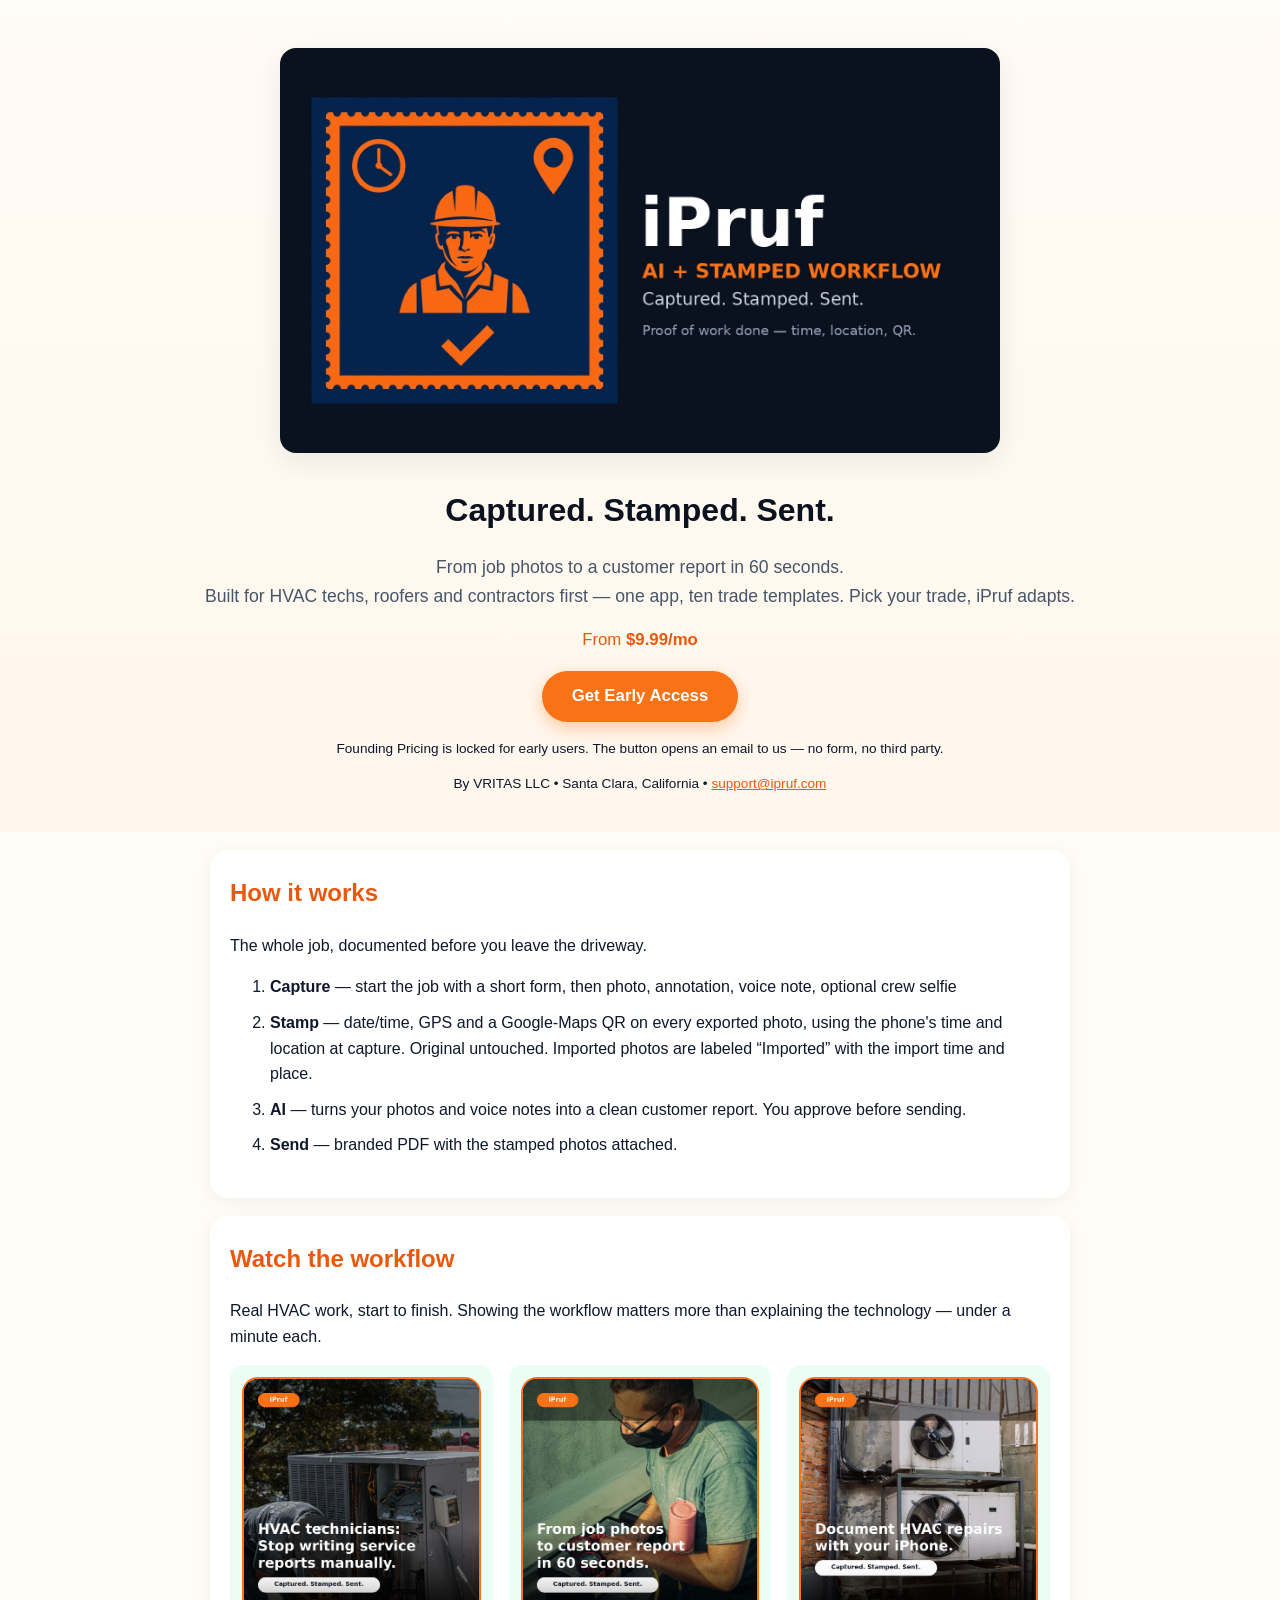
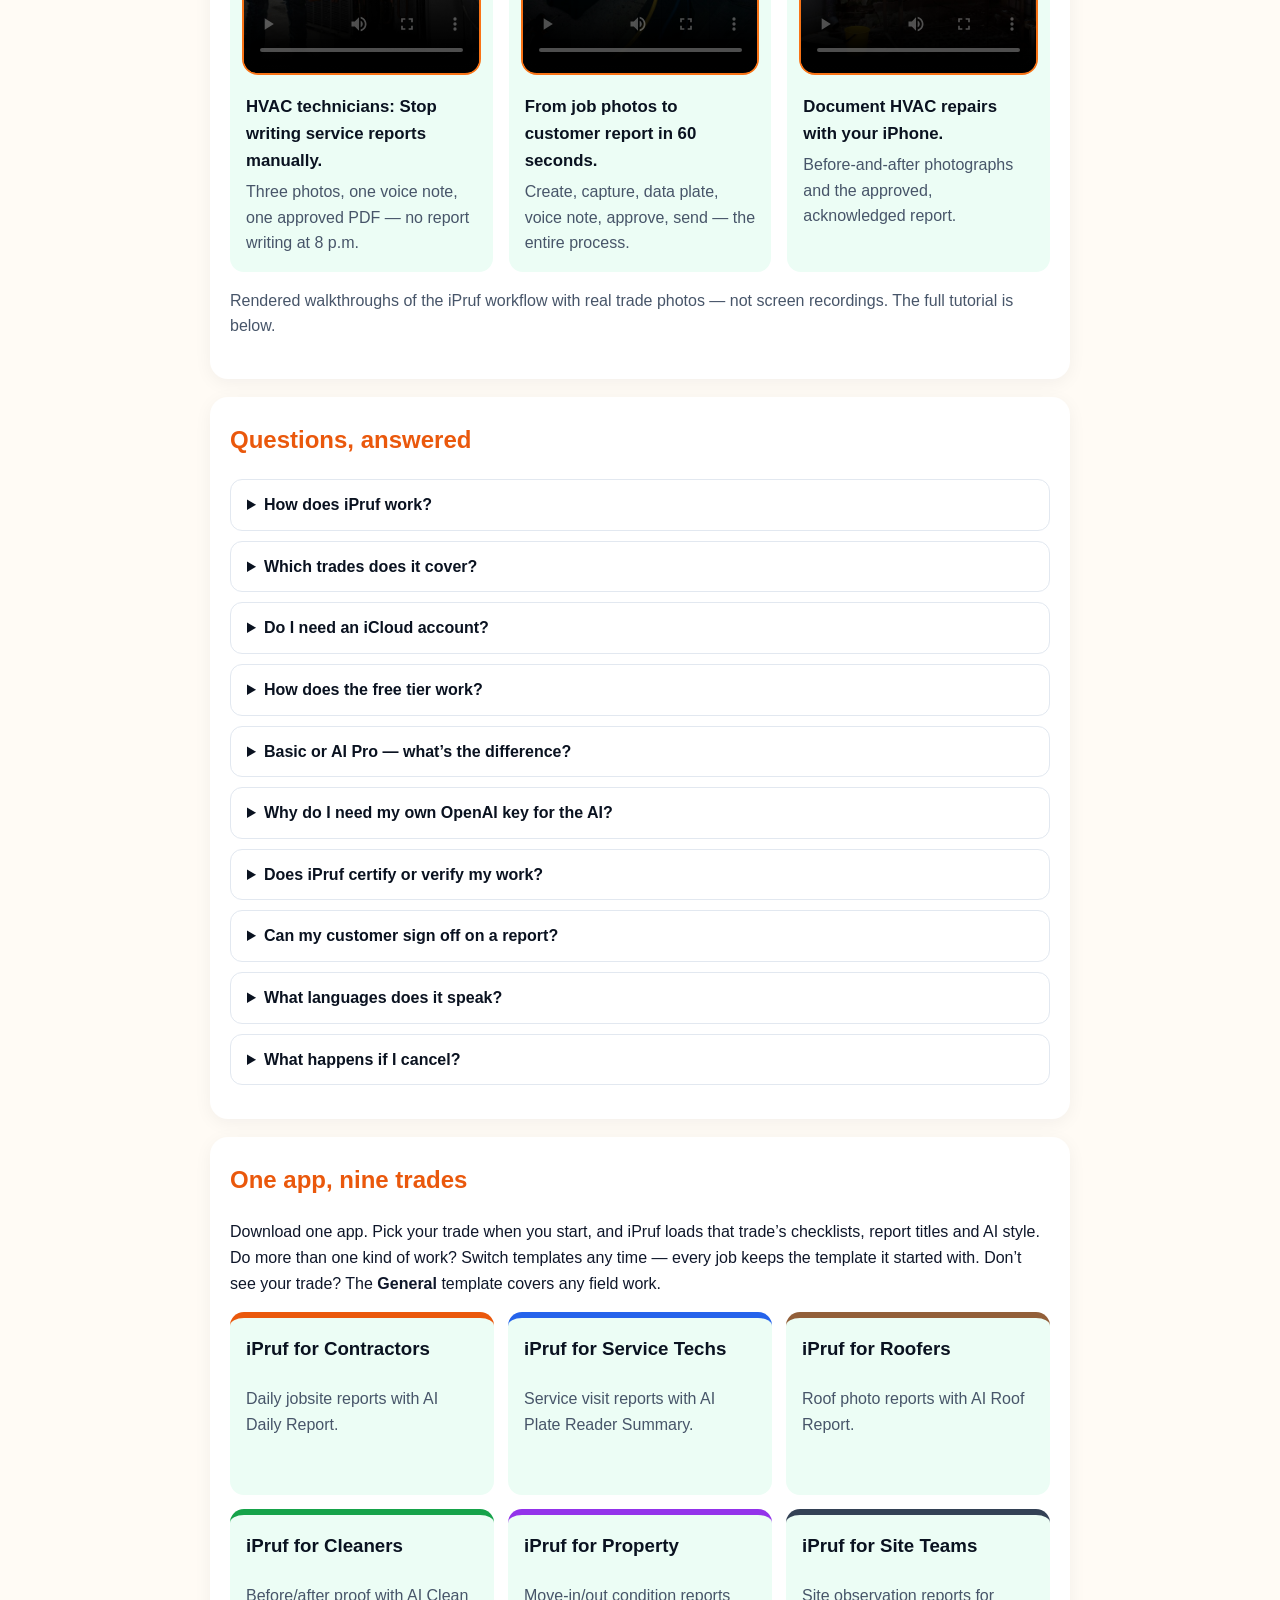
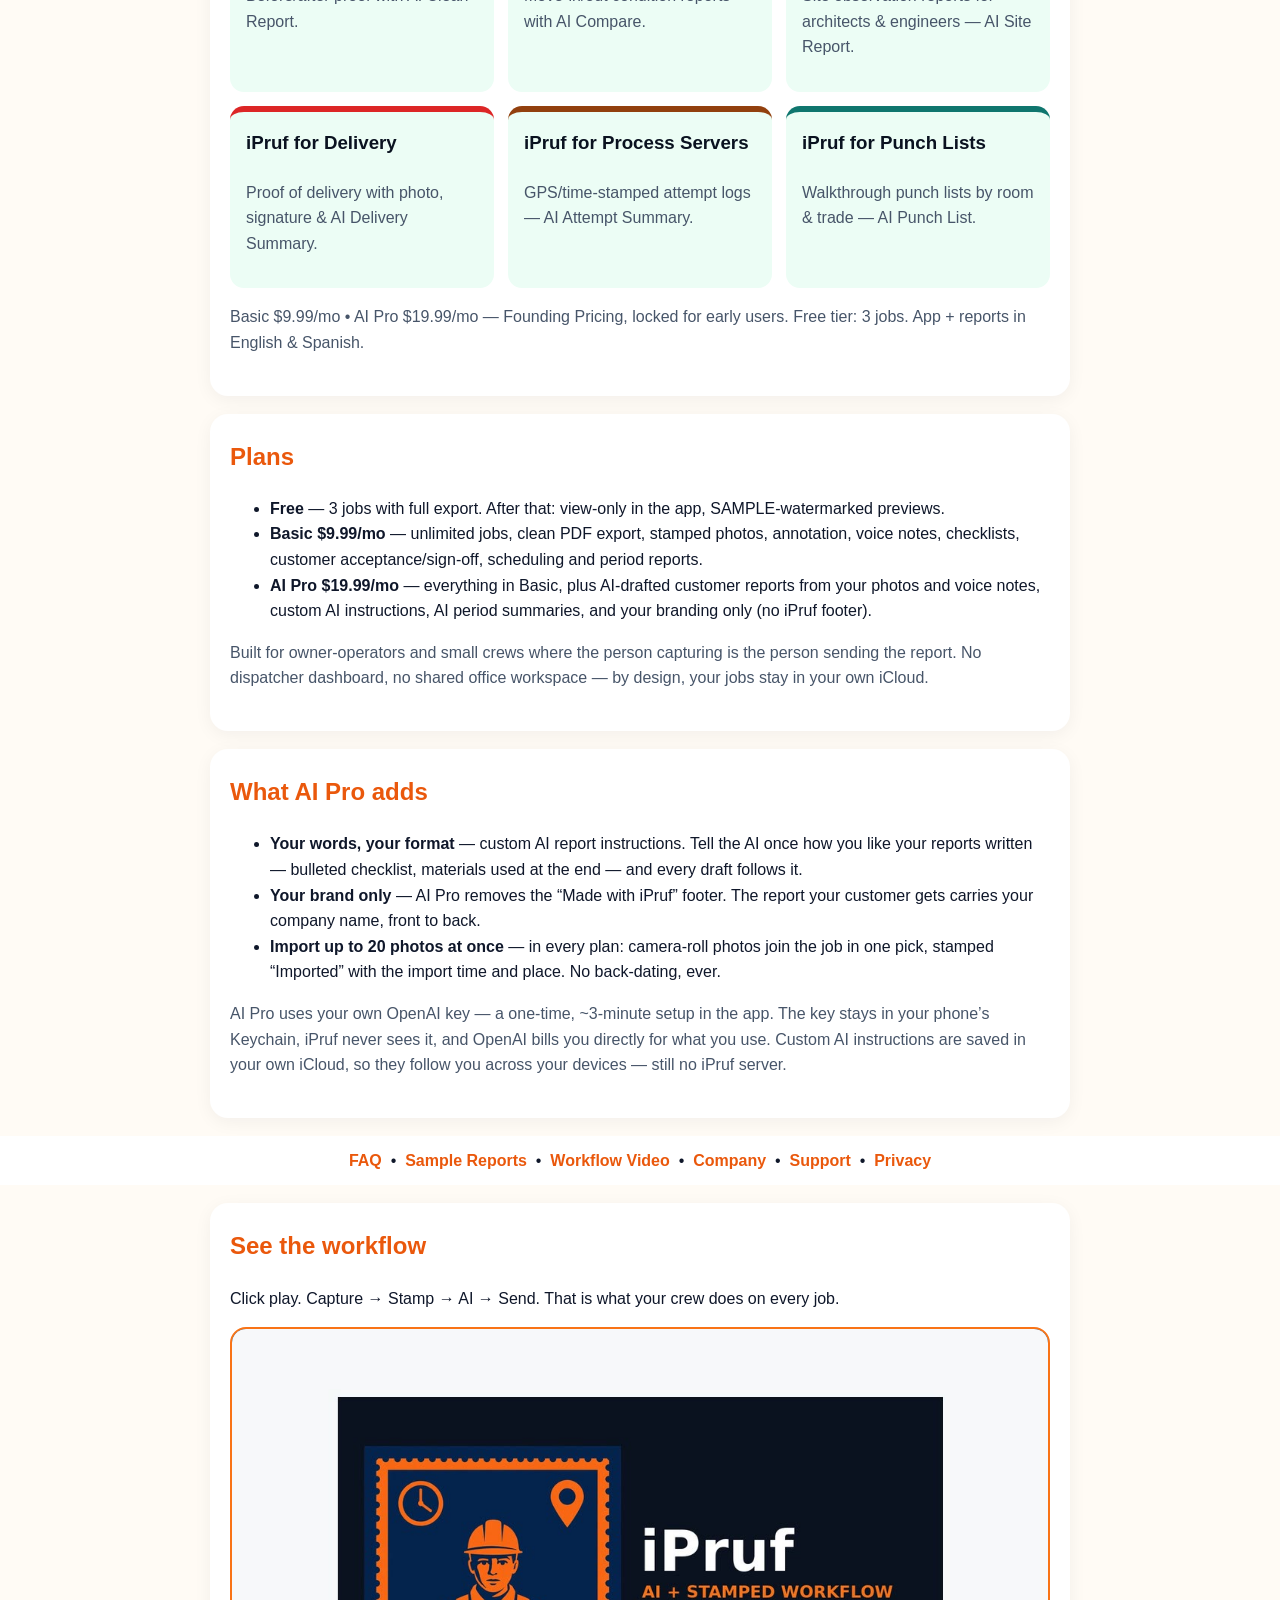
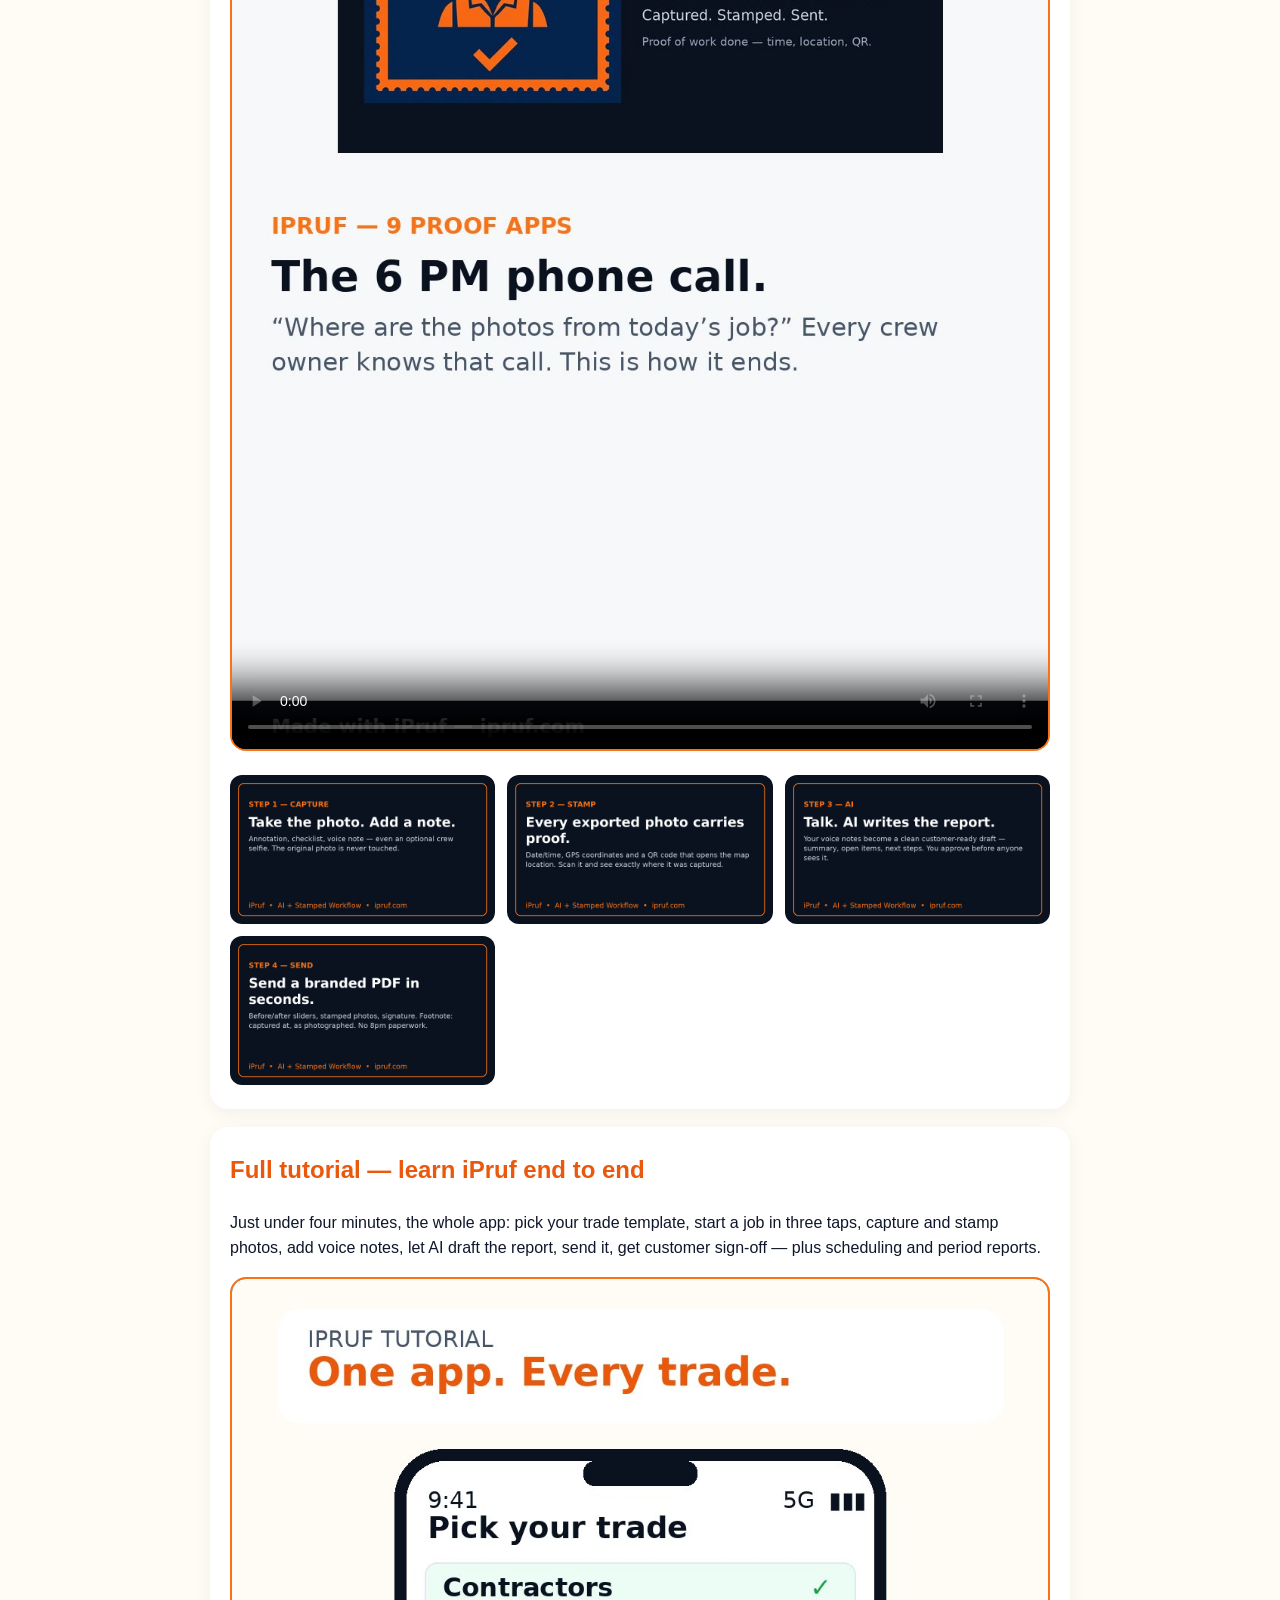
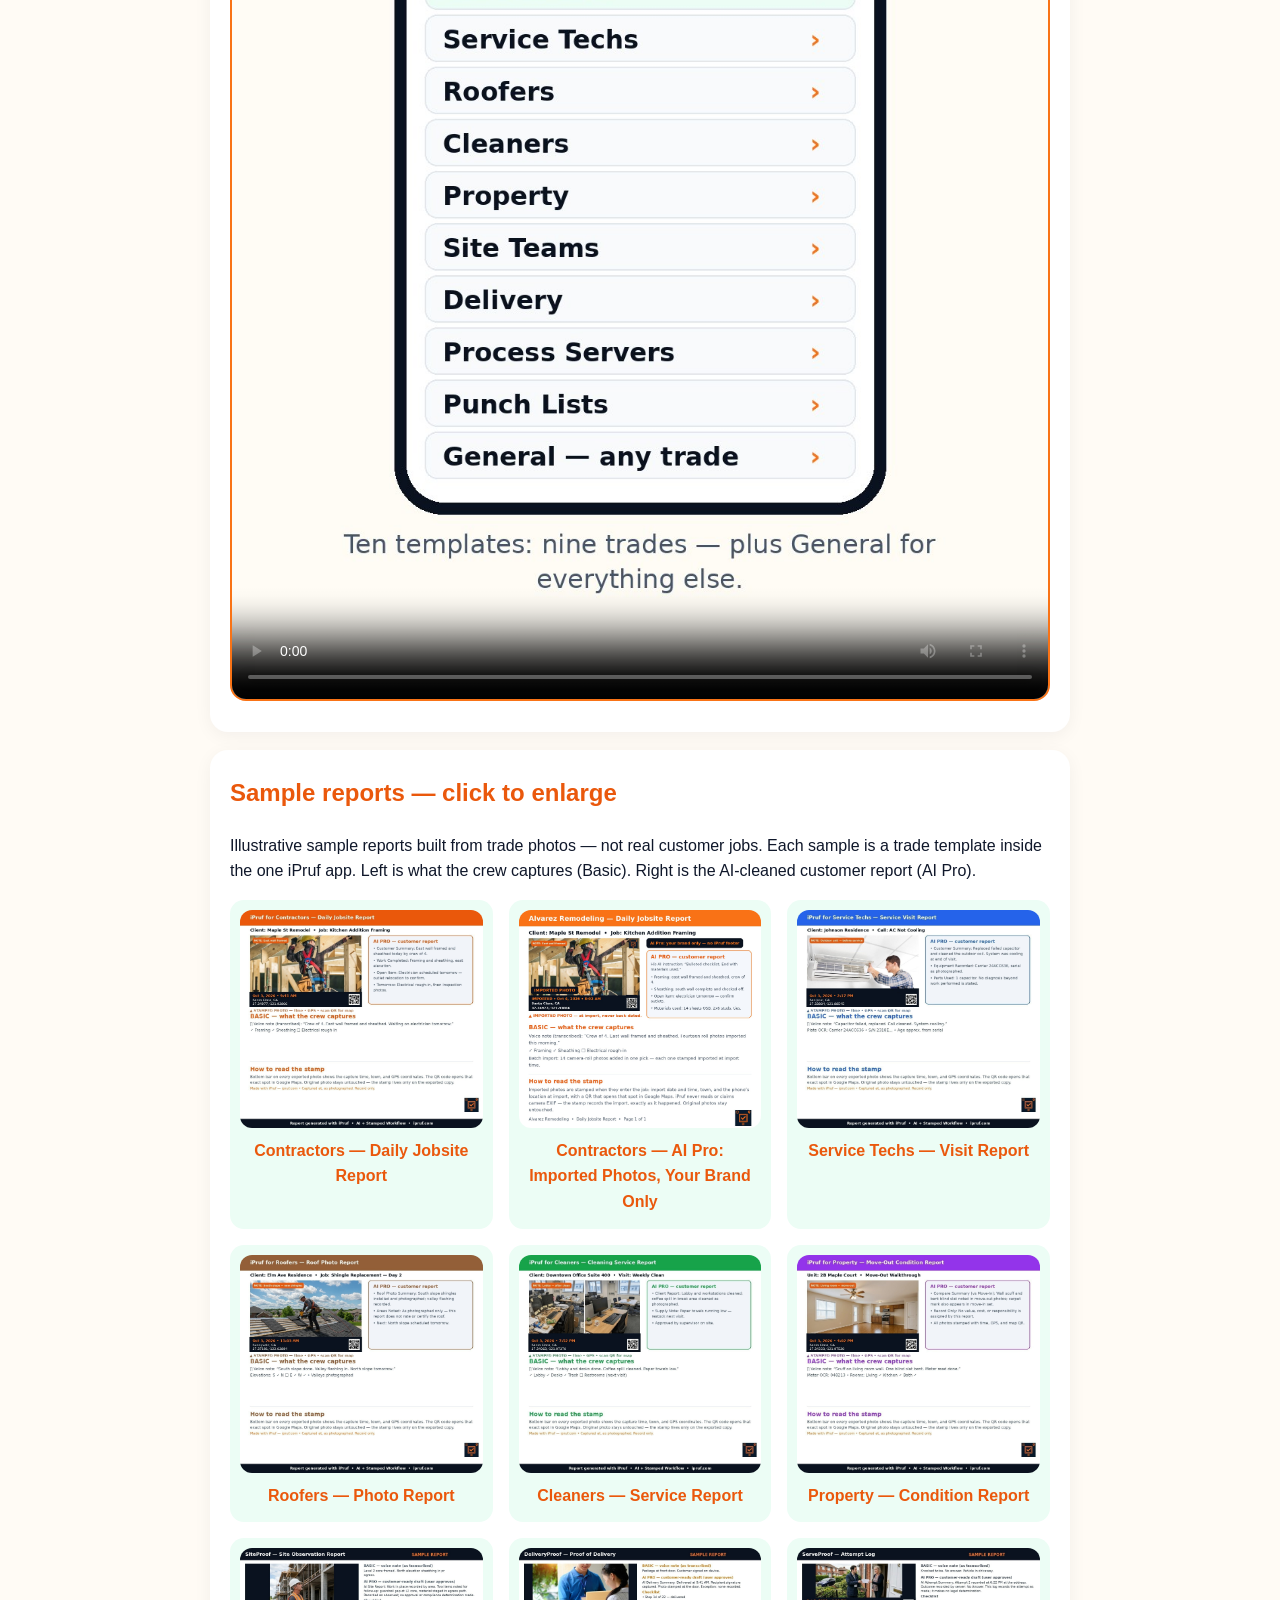
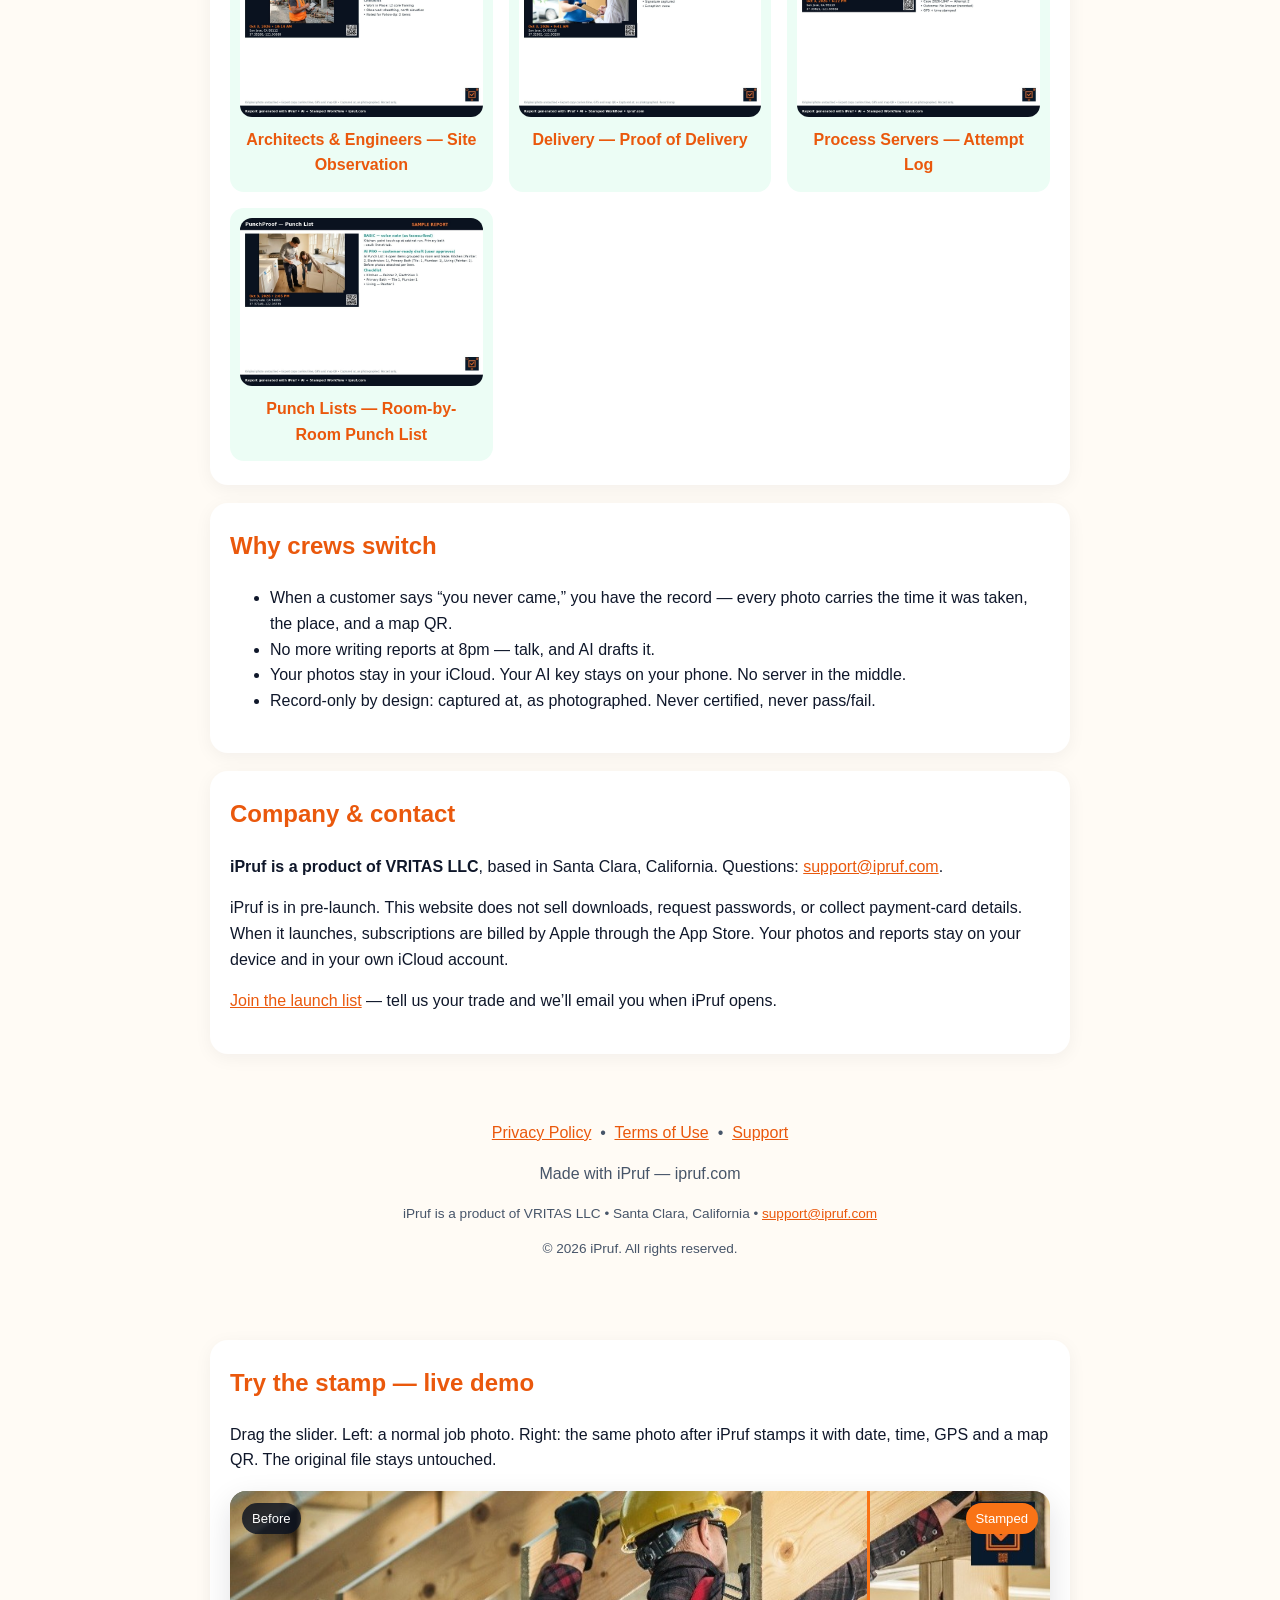
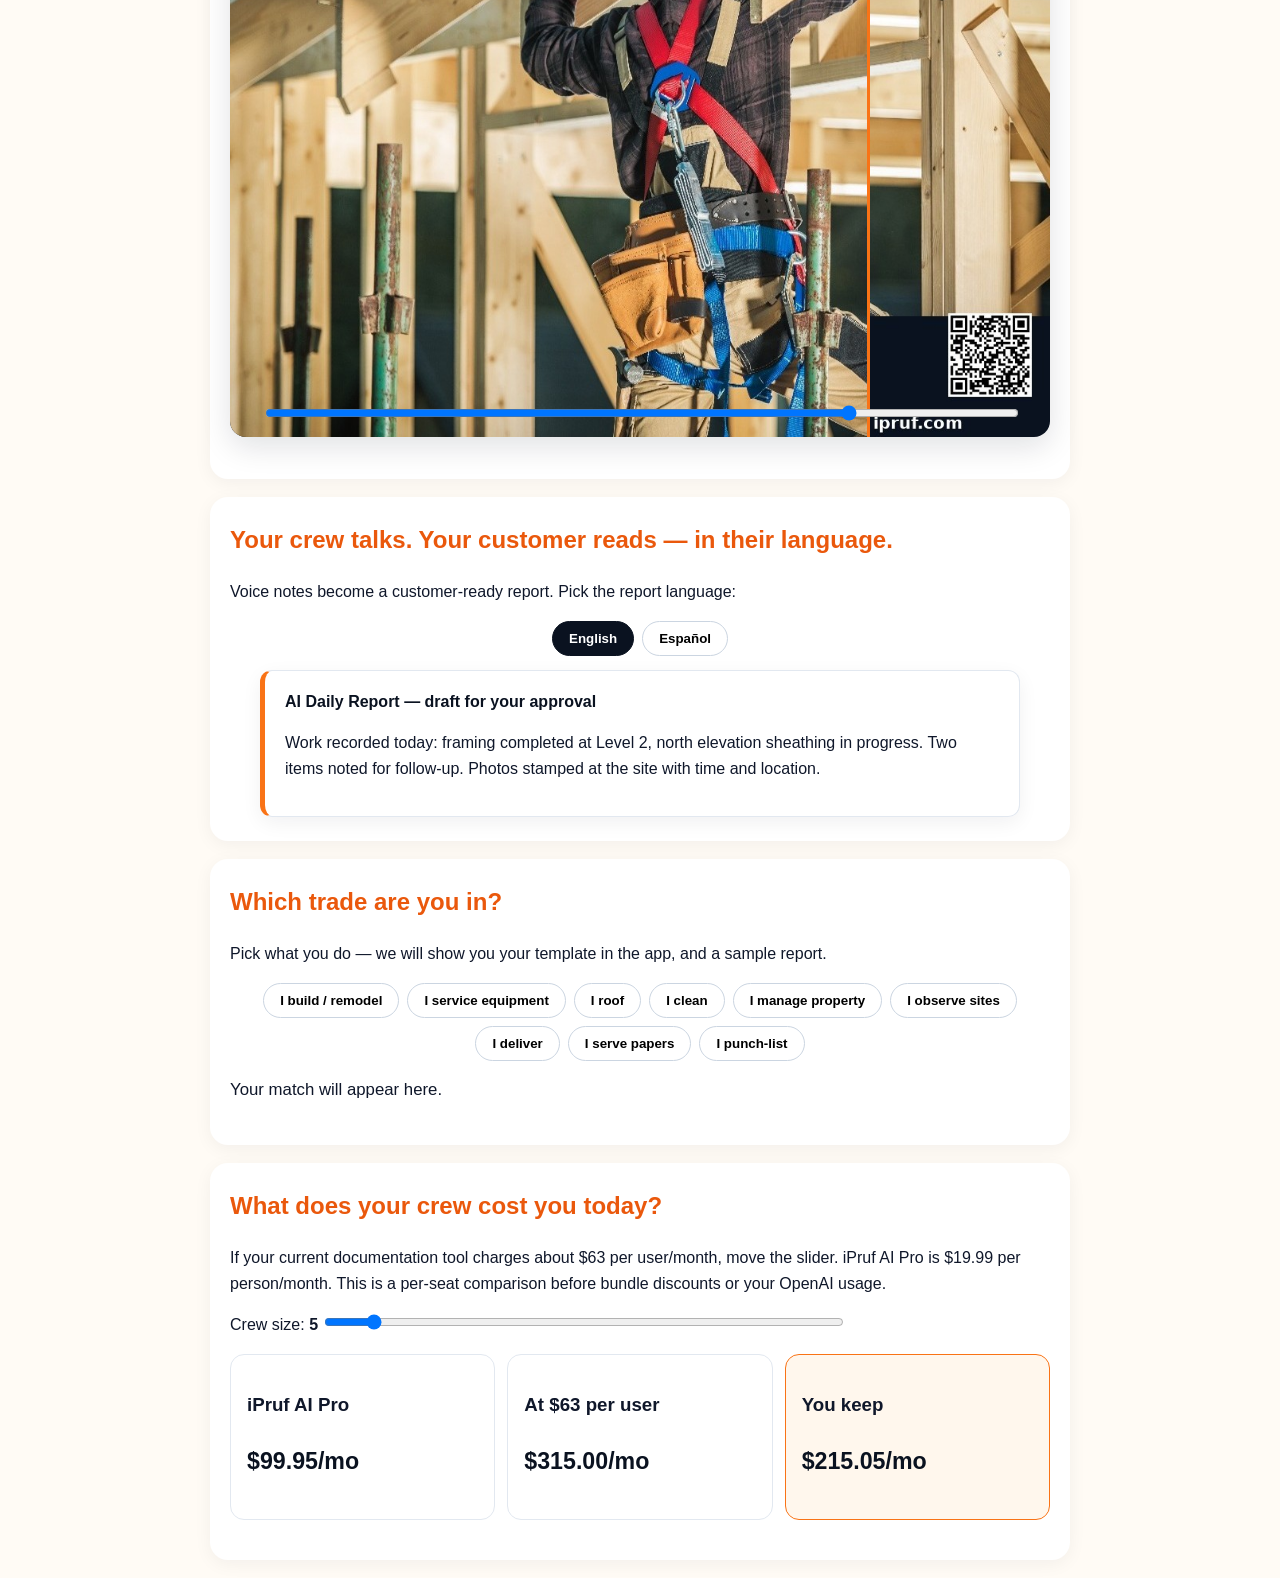
<file: index.html>
<!DOCTYPE html>
<html lang="en">
<head>
<meta charset="UTF-8">
<meta name="viewport" content="width=device-width, initial-scale=1.0">
<title>iPruf — Stamped Photo Proof. AI-Written Reports.</title>
<meta name="description" content="iPruf: one app, nine trades. Stamped photo proof + AI reports for contractors, cleaners, roofers, service techs and property crews. From $9.99/mo.">
<link rel="canonical" href="https://ipruf.com/">
<meta property="og:type" content="website">
<meta property="og:site_name" content="iPruf">
<meta property="og:title" content="iPruf — Captured. Stamped. Sent.">
<meta property="og:description" content="Stamped photo proof + AI-written reports for field crews. By VRITAS LLC. From $9.99/mo.">
<meta property="og:url" content="https://ipruf.com/">
<meta property="og:image" content="https://ipruf.com/assets/video-poster.jpg">
<meta name="twitter:card" content="summary_large_image">
<script type="application/ld+json">
{"@context":"https://schema.org","@type":"Organization","name":"iPruf","url":"https://ipruf.com/","email":"support@ipruf.com","description":"Stamped photo proof and AI-written reports for field crews.","parentOrganization":{"@type":"Organization","name":"VRITAS LLC"},"address":{"@type":"PostalAddress","addressLocality":"Santa Clara","addressRegion":"CA","addressCountry":"US"}}
</script>
<link rel="stylesheet" href="style.css">
</head>
<body>
<header>
  <img src="ipruf-logo.jpg" alt="iPruf — AI + Stamped Workflow" class="logo">
  <h1>Captured. Stamped. Sent.</h1>
  <p class="sub">From job photos to a customer report in 60 seconds.<br>Built for HVAC techs, roofers and contractors first — one app, ten trade templates. Pick your trade, iPruf adapts.</p>
  <p class="price">From <strong>$9.99/mo</strong></p>
  <p><a class="cta-btn" href="mailto:support@ipruf.com?subject=iPruf%20early%20access&amp;body=Please%20add%20me%20to%20the%20iPruf%20launch%20list.%0A%0AMy%20trade%3A%20">Get Early Access</a></p>
  <p class="small">Founding Pricing is locked for early users. The button opens an email to us — no form, no third party.</p>
  <p class="small">By VRITAS LLC • Santa Clara, California • <a href="mailto:support@ipruf.com">support@ipruf.com</a></p>
</header>

<section>
  <h2>How it works</h2>
  <p>The whole job, documented before you leave the driveway.</p>
  <ol class="steps">
    <li><strong>Capture</strong> — start the job with a short form, then photo, annotation, voice note, optional crew selfie</li>
    <li><strong>Stamp</strong> — date/time, GPS and a Google-Maps QR on every exported photo, using the phone's time and location at capture. Original untouched. Imported photos are labeled “Imported” with the import time and place.</li>
    <li><strong>AI</strong> — turns your photos and voice notes into a clean customer report. You approve before sending.</li>
    <li><strong>Send</strong> — branded PDF with the stamped photos attached.</li>
  </ol>
</section>

<section id="watch">
  <h2>Watch the workflow</h2>
  <p>Real HVAC work, start to finish. Showing the workflow matters more than explaining the technology — under a minute each.</p>
  <div class="vid-grid">
    <div class="vid-card">
      <video controls preload="metadata" poster="assets/videos/hvac-stop-writing-reports.jpg" class="hero-video">
        <source src="assets/videos/hvac-stop-writing-reports.mp4" type="video/mp4">
        Your browser does not support video. <a href="assets/videos/hvac-stop-writing-reports.mp4">Download the video</a>
      </video>
      <h3>HVAC technicians: Stop writing service reports manually.</h3>
      <p>Three photos, one voice note, one approved PDF — no report writing at 8 p.m.</p>
    </div>
    <div class="vid-card">
      <video controls preload="metadata" poster="assets/videos/job-photos-to-report-60-seconds.jpg" class="hero-video">
        <source src="assets/videos/job-photos-to-report-60-seconds.mp4" type="video/mp4">
        Your browser does not support video. <a href="assets/videos/job-photos-to-report-60-seconds.mp4">Download the video</a>
      </video>
      <h3>From job photos to customer report in 60 seconds.</h3>
      <p>Create, capture, data plate, voice note, approve, send — the entire process.</p>
    </div>
    <div class="vid-card">
      <video controls preload="metadata" poster="assets/videos/document-hvac-repairs-iphone.jpg" class="hero-video">
        <source src="assets/videos/document-hvac-repairs-iphone.mp4" type="video/mp4">
        Your browser does not support video. <a href="assets/videos/document-hvac-repairs-iphone.mp4">Download the video</a>
      </video>
      <h3>Document HVAC repairs with your iPhone.</h3>
      <p>Before-and-after photographs and the approved, acknowledged report.</p>
    </div>
  </div>
  <p class="note">Rendered walkthroughs of the iPruf workflow with real trade photos — not screen recordings. The full tutorial is below.</p>
</section>

<section id="faq" class="faq">
  <h2>Questions, answered</h2>
  <details><summary>How does iPruf work?</summary><p>You capture photos and voice notes on the job. iPruf stamps every exported photo with the date, time, GPS location and a Google-Maps QR code — the original photo is never modified. With AI Pro, your notes become a clean customer report that you approve and send as a PDF. Captured. Stamped. Sent.</p></details>
  <details><summary>Which trades does it cover?</summary><p>Ten templates: Contractors, Service Techs, Roofers, Cleaners, Property, Site Teams, Delivery, Process Servers and Punch Lists — plus a General template for any other field work. Pick yours when you start, switch any time in Settings. Every job keeps the template it started with.</p></details>
  <details><summary>Do I need an iCloud account?</summary><p>Yes. Your jobs live in your own iCloud account — there is no iPruf server and we never see your photos. iCloud is also what makes the free tier fair: 3 free jobs per Apple ID, and they don’t reset if you delete and reinstall the app.</p></details>
  <details><summary>How does the free tier work?</summary><p>Your first 3 jobs are full-featured, with clean PDF export. After that you can keep capturing and viewing in the app; exporting waits until you subscribe. And when you subscribe, your free count resets — if you later cancel, you get a fresh 3.</p></details>
  <details><summary>Basic or AI Pro — what’s the difference?</summary><p><strong>Basic $9.99/mo</strong>: unlimited jobs, stamped photos, annotation, voice notes, checklists, customer sign-off, scheduling and period reports, clean PDFs with a small “Made with iPruf” footer. <strong>AI Pro $19.99/mo</strong> adds AI-drafted reports from your photos and voice notes, your own custom AI instructions, AI period summaries — and reports that carry only your brand, no iPruf footer. Both are Founding Pricing, locked for early users while we grow.</p></details>
  <details><summary>Why do I need my own OpenAI key for the AI?</summary><p>So your data and your costs stay yours. You add your key once (about 3 minutes — step-by-step on the Support page). It stays in your phone’s Keychain, iPruf never sees it, and OpenAI bills you directly, only for what you use. Nothing is sent to AI without your consent.</p></details>
  <details><summary>Does iPruf certify or verify my work?</summary><p>No — by design. iPruf records what was captured, when and where. It never issues pass/fail judgments, certifications or valuations. Your customer gets a clear, time-stamped record — not a verdict.</p></details>
  <details><summary>Can my customer sign off on a report?</summary><p>Yes. They can review and sign on your phone, or confirm later with the approval code that travels with the report. The record reads “Customer acknowledged receipt of this report” — a receipt record that settles most “I never got it” disputes.</p></details>
  <details><summary>What languages does it speak?</summary><p>English and Spanish — and the two are independent: app screens, voice-note transcription and the report language are each set separately. Your crew can work in Spanish and send the customer an English report.</p></details>
  <details><summary>What happens if I cancel?</summary><p>Nothing is deleted and nothing is held hostage — your jobs stay in your iCloud. Resubscribe any time and you pick up right where you left off.</p></details>
</section>

<section>
  <h2>One app, nine trades</h2>
  <p>Download one app. Pick your trade when you start, and iPruf loads that trade’s checklists, report titles and AI style. Do more than one kind of work? Switch templates any time — every job keeps the template it started with. Don’t see your trade? The <strong>General</strong> template covers any field work.</p>
  <div class="apps">
    <div class="app contractor"><h3>iPruf for Contractors</h3><p>Daily jobsite reports with AI Daily Report.</p></div>
    <div class="app service"><h3>iPruf for Service Techs</h3><p>Service visit reports with AI Plate Reader Summary.</p></div>
    <div class="app roof"><h3>iPruf for Roofers</h3><p>Roof photo reports with AI Roof Report.</p></div>
    <div class="app cleaning"><h3>iPruf for Cleaners</h3><p>Before/after proof with AI Clean Report.</p></div>
    <div class="app property"><h3>iPruf for Property</h3><p>Move-in/out condition reports with AI Compare.</p></div>
    <div class="app site"><h3>iPruf for Site Teams</h3><p>Site observation reports for architects &amp; engineers — AI Site Report.</p></div>
    <div class="app delivery"><h3>iPruf for Delivery</h3><p>Proof of delivery with photo, signature &amp; AI Delivery Summary.</p></div>
    <div class="app serve"><h3>iPruf for Process Servers</h3><p>GPS/time-stamped attempt logs — AI Attempt Summary.</p></div>
    <div class="app punch"><h3>iPruf for Punch Lists</h3><p>Walkthrough punch lists by room &amp; trade — AI Punch List.</p></div>
  </div>
  <p class="note">Basic $9.99/mo • AI Pro $19.99/mo — Founding Pricing, locked for early users. Free tier: 3 jobs. App + reports in English &amp; Spanish.</p>
</section>

<section id="plans">
  <h2>Plans</h2>
  <ul>
    <li><strong>Free</strong> — 3 jobs with full export. After that: view-only in the app, SAMPLE-watermarked previews.</li>
    <li><strong>Basic $9.99/mo</strong> — unlimited jobs, clean PDF export, stamped photos, annotation, voice notes, checklists, customer acceptance/sign-off, scheduling and period reports.</li>
    <li><strong>AI Pro $19.99/mo</strong> — everything in Basic, plus AI-drafted customer reports from your photos and voice notes, custom AI instructions, AI period summaries, and your branding only (no iPruf footer).</li>
  </ul>
  <p class="note">Built for owner-operators and small crews where the person capturing is the person sending the report. No dispatcher dashboard, no shared office workspace — by design, your jobs stay in your own iCloud.</p>
</section>

<section>
  <h2>What AI Pro adds</h2>
  <ul>
    <li><strong>Your words, your format</strong> — custom AI report instructions. Tell the AI once how you like your reports written — bulleted checklist, materials used at the end — and every draft follows it.</li>
    <li><strong>Your brand only</strong> — AI Pro removes the “Made with iPruf” footer. The report your customer gets carries your company name, front to back.</li>
    <li><strong>Import up to 20 photos at once</strong> — in every plan: camera-roll photos join the job in one pick, stamped “Imported” with the import time and place. No back-dating, ever.</li>
  </ul>
  <p class="note">AI Pro uses your own OpenAI key — a one-time, ~3-minute setup in the app. The key stays in your phone’s Keychain, iPruf never sees it, and OpenAI bills you directly for what you use. Custom AI instructions are saved in your own iCloud, so they follow you across your devices — still no iPruf server.</p>
</section>


<nav class="topnav">
  <a href="#faq">FAQ</a> &nbsp;•&nbsp; <a href="#samples">Sample Reports</a> &nbsp;•&nbsp; <a href="#workflow">Workflow Video</a> &nbsp;•&nbsp; <a href="#company">Company</a> &nbsp;•&nbsp; <a href="support.html">Support</a> &nbsp;•&nbsp; <a href="ipruf-privacy-policy.html">Privacy</a>
</nav>

<section id="workflow">
  <h2>See the workflow</h2>
  <p>Click play. Capture → Stamp → AI → Send. That is what your crew does on every job.</p>
  <video controls preload="metadata" poster="assets/video-poster.jpg" class="hero-video">
    <source src="assets/ipruf-workflow.mp4" type="video/mp4">
    Your browser does not support video. <a href="assets/ipruf-workflow.mp4">Download the workflow video</a>
  </video>
  <div class="steps-grid">
    <img src="assets/workflow/step1.jpg" alt="Step 1 Capture">
    <img src="assets/workflow/step2.jpg" alt="Step 2 Stamp">
    <img src="assets/workflow/step3.jpg" alt="Step 3 AI">
    <img src="assets/workflow/step4.jpg" alt="Step 4 Send">
  </div>
</section>

<section id="tutorial">
  <h2>Full tutorial — learn iPruf end to end</h2>
  <p>Just under four minutes, the whole app: pick your trade template, start a job in three taps, capture and stamp photos, add voice notes, let AI draft the report, send it, get customer sign-off — plus scheduling and period reports.</p>
  <video controls preload="metadata" poster="assets/tutorials/ipruf-poster.jpg" class="hero-video">
    <source src="assets/tutorials/ipruf-tutorial.mp4" type="video/mp4">
    Your browser does not support video. <a href="assets/tutorials/ipruf-tutorial.mp4">Download the full tutorial</a>
  </video>
</section>

<section id="samples">
  <h2>Sample reports — click to enlarge</h2>
  <p>Illustrative sample reports built from trade photos — not real customer jobs. Each sample is a trade template inside the one iPruf app. Left is what the crew captures (Basic). Right is the AI-cleaned customer report (AI Pro).</p>
  <div class="gallery">
    <a href="assets/samples/contractorproof-sample.jpg" target="_blank"><img src="assets/samples/contractorproof-sample.jpg" alt="Contractor sample report"><span>Contractors — Daily Jobsite Report</span></a>
    <a href="assets/samples/contractorproof-pro-sample.jpg" target="_blank"><img src="assets/samples/contractorproof-pro-sample.jpg" alt="Contractor AI Pro sample: imported photo stamp and white-label report"><span>Contractors — AI Pro: Imported Photos, Your Brand Only</span></a>
    <a href="assets/samples/serviceproof-sample.jpg" target="_blank"><img src="assets/samples/serviceproof-sample.jpg" alt="Service tech sample report"><span>Service Techs — Visit Report</span></a>
    <a href="assets/samples/roofproof-sample.jpg" target="_blank"><img src="assets/samples/roofproof-sample.jpg" alt="Roofer sample report"><span>Roofers — Photo Report</span></a>
    <a href="assets/samples/cleaningproof-sample.jpg" target="_blank"><img src="assets/samples/cleaningproof-sample.jpg" alt="Cleaning sample report"><span>Cleaners — Service Report</span></a>
    <a href="assets/samples/propertyproof-sample.jpg" target="_blank"><img src="assets/samples/propertyproof-sample.jpg" alt="Property sample report"><span>Property — Condition Report</span></a>
    <a href="assets/samples/siteproof-sample.jpg" target="_blank"><img src="assets/samples/siteproof-sample.jpg" alt="Site observation sample report"><span>Architects &amp; Engineers — Site Observation</span></a>
    <a href="assets/samples/deliveryproof-sample.jpg" target="_blank"><img src="assets/samples/deliveryproof-sample.jpg" alt="Delivery proof sample report"><span>Delivery — Proof of Delivery</span></a>
    <a href="assets/samples/serveproof-sample.jpg" target="_blank"><img src="assets/samples/serveproof-sample.jpg" alt="Process server sample report"><span>Process Servers — Attempt Log</span></a>
    <a href="assets/samples/punchproof-sample.jpg" target="_blank"><img src="assets/samples/punchproof-sample.jpg" alt="Punch list sample report"><span>Punch Lists — Room-by-Room Punch List</span></a>
  </div>
</section>

<section>
  <h2>Why crews switch</h2>
  <ul>
    <li>When a customer says “you never came,” you have the record — every photo carries the time it was taken, the place, and a map QR.</li>
    <li>No more writing reports at 8pm — talk, and AI drafts it.</li>
    <li>Your photos stay in your iCloud. Your AI key stays on your phone. No server in the middle.</li>
    <li>Record-only by design: captured at, as photographed. Never certified, never pass/fail.</li>
  </ul>
</section>

<section id="company">
  <h2>Company &amp; contact</h2>
  <p><strong>iPruf is a product of VRITAS LLC</strong>, based in Santa Clara, California. Questions: <a href="mailto:support@ipruf.com">support@ipruf.com</a>.</p>
  <p>iPruf is in pre-launch. This website does not sell downloads, request passwords, or collect payment-card details. When it launches, subscriptions are billed by Apple through the App Store. Your photos and reports stay on your device and in your own iCloud account.</p>
  <p><a href="mailto:support@ipruf.com?subject=iPruf%20launch%20list">Join the launch list</a> — tell us your trade and we’ll email you when iPruf opens.</p>
</section>

<footer>
  <p><a href="ipruf-privacy-policy.html">Privacy Policy</a> &nbsp;•&nbsp; <a href="ipruf-terms.html">Terms of Use</a> &nbsp;•&nbsp; <a href="support.html">Support</a></p>
  <p>Made with iPruf — ipruf.com</p>
  <p class="small">iPruf is a product of VRITAS LLC • Santa Clara, California • <a href="mailto:support@ipruf.com">support@ipruf.com</a></p>
  <p class="small">© 2026 iPruf. All rights reserved.</p>
</footer>

<section id="demo">
  <h2>Try the stamp — live demo</h2>
  <p>Drag the slider. Left: a normal job photo. Right: the same photo after iPruf stamps it with date, time, GPS and a map QR. The original file stays untouched.</p>
  <div class="ba-wrap">
    <img src="assets/demo-after.jpg" alt="Stamped photo with time GPS and QR" class="ba-after">
    <div class="ba-before" id="baBefore"><img src="assets/demo-before.jpg" alt="Original unstamped photo"></div>
    <input type="range" min="0" max="100" value="55" id="baRange" aria-label="Before after slider">
    <span class="ba-tag before-tag">Before</span><span class="ba-tag after-tag">Stamped</span>
  </div>
</section>

<section id="language-demo">
  <h2>Your crew talks. Your customer reads — in their language.</h2>
  <p>Voice notes become a customer-ready report. Pick the report language:</p>
  <div class="lang-switch" role="tablist" aria-label="Report language">
    <button class="lang-btn active" data-lang="en">English</button>
    <button class="lang-btn" data-lang="es">Español</button>
  </div>
  <div class="report-card">
    <p class="report-label" id="reportLabel">AI Daily Report — draft for your approval</p>
    <p id="reportText">Work recorded today: framing completed at Level 2, north elevation sheathing in progress. Two items noted for follow-up. Photos stamped at the site with time and location.</p>
  </div>
</section>

<section id="finder">
  <h2>Which trade are you in?</h2>
  <p>Pick what you do — we will show you your template in the app, and a sample report.</p>
  <div class="finder-grid">
    <button class="finder-btn" data-app="iPruf for Contractors" data-sample="assets/samples/contractorproof-sample.jpg">I build / remodel</button>
    <button class="finder-btn" data-app="iPruf for Service Techs" data-sample="assets/samples/serviceproof-sample.jpg">I service equipment</button>
    <button class="finder-btn" data-app="iPruf for Roofers" data-sample="assets/samples/roofproof-sample.jpg">I roof</button>
    <button class="finder-btn" data-app="iPruf for Cleaners" data-sample="assets/samples/cleaningproof-sample.jpg">I clean</button>
    <button class="finder-btn" data-app="iPruf for Property" data-sample="assets/samples/propertyproof-sample.jpg">I manage property</button>
    <button class="finder-btn" data-app="iPruf for Site Teams" data-sample="assets/samples/siteproof-sample.jpg">I observe sites</button>
    <button class="finder-btn" data-app="iPruf for Delivery" data-sample="assets/samples/deliveryproof-sample.jpg">I deliver</button>
    <button class="finder-btn" data-app="iPruf for Process Servers" data-sample="assets/samples/serveproof-sample.jpg">I serve papers</button>
    <button class="finder-btn" data-app="iPruf for Punch Lists" data-sample="assets/samples/punchproof-sample.jpg">I punch-list</button>
  </div>
  <p id="finderResult" class="finder-result">Your match will appear here.</p>
</section>

<section id="pricing-calc">
  <h2>What does your crew cost you today?</h2>
  <p>If your current documentation tool charges about $63 per user/month, move the slider. iPruf AI Pro is $19.99 per person/month. This is a per-seat comparison before bundle discounts or your OpenAI usage.</p>
  <label>Crew size: <strong id="crewCount">5</strong></label>
  <input type="range" min="1" max="50" value="5" id="crewRange">
  <div class="calc-grid">
    <div class="calc-card"><h3>iPruf AI Pro</h3><p class="calc-num" id="iprufCost">$19.99/mo</p></div>
    <div class="calc-card muted"><h3>At $63 per user</h3><p class="calc-num" id="incCost">$315/mo</p></div>
    <div class="calc-card save"><h3>You keep</h3><p class="calc-num" id="saveCost">$215.05/mo</p></div>
  </div>
</section>
<script>
const baRange=document.getElementById('baRange'), baBefore=document.getElementById('baBefore');
function setBA(){ baBefore.style.width = baRange.value + '%'; }
baRange.addEventListener('input', setBA); setBA();
// Auto-play: sweep the slider left and right until the visitor grabs it; resume after a pause.
const baReduceMotion = window.matchMedia('(prefers-reduced-motion: reduce)').matches;
let baHoldUntil = 0, baVisible = true;
['pointerdown','input'].forEach(ev=>baRange.addEventListener(ev, ()=>{ baHoldUntil = Date.now() + 4000; }));
if ('IntersectionObserver' in window) { new IntersectionObserver(e=>{ baVisible = e[0].isIntersecting; }).observe(baRange); }
if (!baReduceMotion) { (function baTick(t){
  if (baVisible && Date.now() > baHoldUntil) {
    baRange.value = 50 - 42 * Math.cos(t / 1500);
    setBA();
  }
  requestAnimationFrame(baTick);
})(performance.now()); }
const reports={
 en:{label:'AI Daily Report — draft for your approval', text:'Work recorded today: framing completed at Level 2, north elevation sheathing in progress. Two items noted for follow-up. Photos stamped at the site with time and location.'},
 es:{label:'Informe diario con IA — borrador para tu aprobación', text:'Trabajo registrado hoy: estructura completada en el Nivel 2, revestimiento de la elevación norte en curso. Dos puntos anotados para seguimiento. Fotos selladas en el sitio con hora y ubicación.'},
};
document.querySelectorAll('.lang-btn').forEach(b=>b.addEventListener('click',()=>{
 document.querySelectorAll('.lang-btn').forEach(x=>x.classList.remove('active')); b.classList.add('active');
 const r=reports[b.dataset.lang]; document.getElementById('reportLabel').textContent=r.label; document.getElementById('reportText').textContent=r.text;
}));
const finderResult=document.getElementById('finderResult');
document.querySelectorAll('.finder-btn').forEach(b=>b.addEventListener('click',()=>{
 finderResult.innerHTML = 'Your template: <strong>' + b.dataset.app + '</strong> — <a href="' + b.dataset.sample + '" target="_blank">see a sample report</a>. One app, every trade. Basic $9.99/mo, AI Pro $19.99/mo.';
}));
const crewRange=document.getElementById('crewRange');
function money(n){ return '$' + n.toFixed(2); }
function calc(){ const n=+crewRange.value; document.getElementById('crewCount').textContent=n;
 const ipruf=n*19.99, inc=n*63; document.getElementById('iprufCost').textContent=money(ipruf)+'/mo';
 document.getElementById('incCost').textContent=money(inc)+'/mo'; document.getElementById('saveCost').textContent=money(inc-ipruf)+'/mo'; }
crewRange.addEventListener('input', calc); calc();
</script>

</body>
</html>
</file>
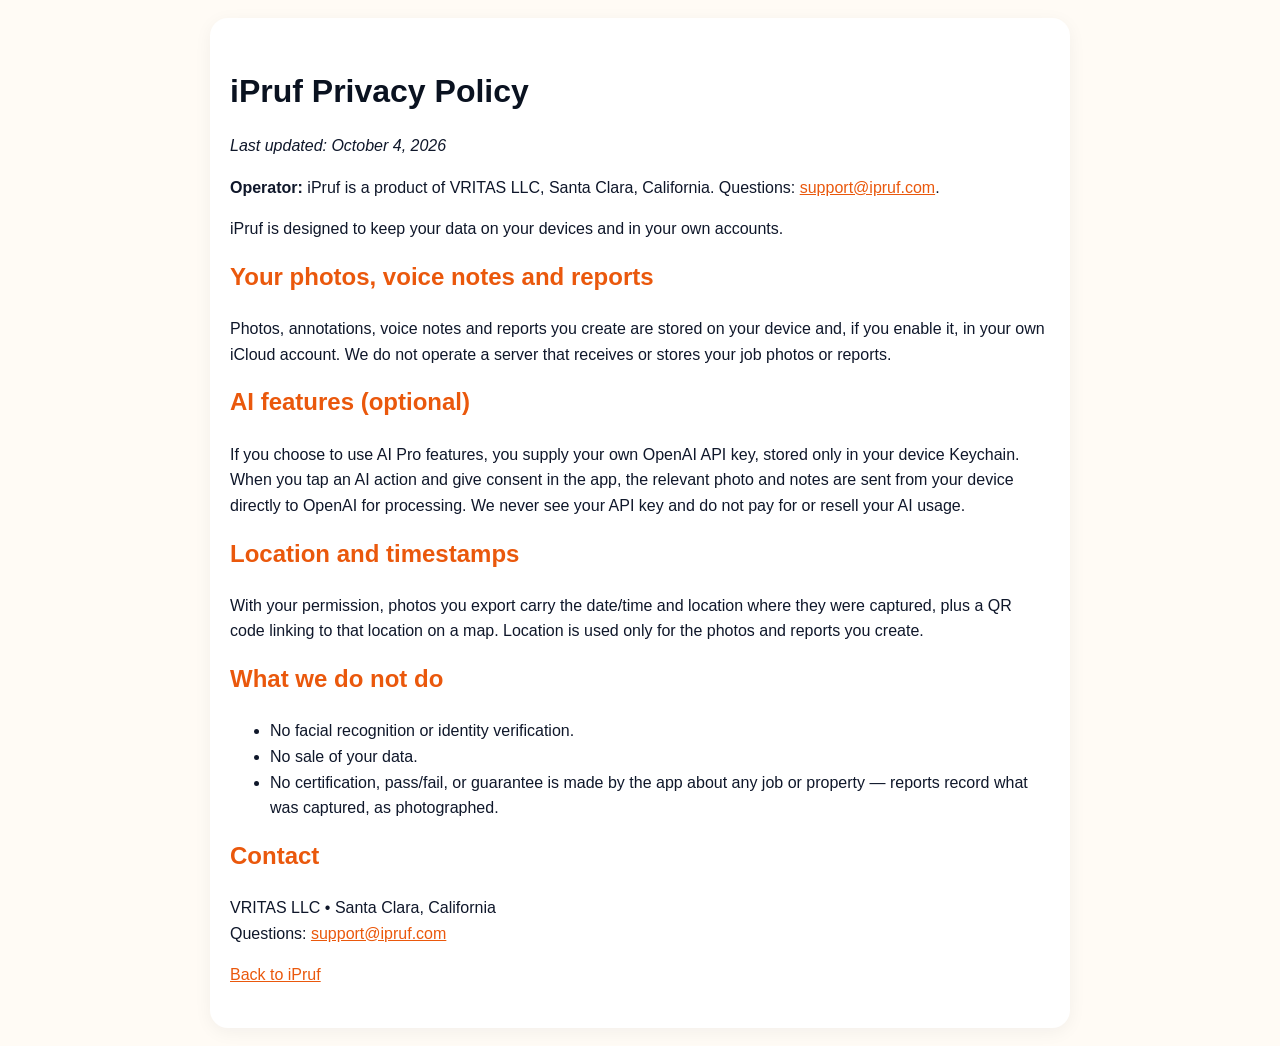
<file: ipruf-privacy-policy.html>
<!DOCTYPE html>
<html lang="en">
<head>
<meta charset="UTF-8">
<meta name="viewport" content="width=device-width, initial-scale=1.0">
<title>iPruf — Privacy Policy</title>
<link rel="stylesheet" href="style.css">
</head>
<body>
<section>
<h1>iPruf Privacy Policy</h1>
<p><em>Last updated: October 4, 2026</em></p>
<p><strong>Operator:</strong> iPruf is a product of VRITAS LLC, Santa Clara, California. Questions: <a href="mailto:support@ipruf.com">support@ipruf.com</a>.</p>
<p>iPruf is designed to keep your data on your devices and in your own accounts.</p>
<h2>Your photos, voice notes and reports</h2>
<p>Photos, annotations, voice notes and reports you create are stored on your device and, if you enable it, in your own iCloud account. We do not operate a server that receives or stores your job photos or reports.</p>
<h2>AI features (optional)</h2>
<p>If you choose to use AI Pro features, you supply your own OpenAI API key, stored only in your device Keychain. When you tap an AI action and give consent in the app, the relevant photo and notes are sent from your device directly to OpenAI for processing. We never see your API key and do not pay for or resell your AI usage.</p>
<h2>Location and timestamps</h2>
<p>With your permission, photos you export carry the date/time and location where they were captured, plus a QR code linking to that location on a map. Location is used only for the photos and reports you create.</p>
<h2>What we do not do</h2>
<ul>
<li>No facial recognition or identity verification.</li>
<li>No sale of your data.</li>
<li>No certification, pass/fail, or guarantee is made by the app about any job or property — reports record what was captured, as photographed.</li>
</ul>
<h2>Contact</h2>
<p>VRITAS LLC • Santa Clara, California<br>Questions: <a href="mailto:support@ipruf.com">support@ipruf.com</a></p>
<p><a href="index.html">Back to iPruf</a></p>
</section>
</body>
</html>
</file>
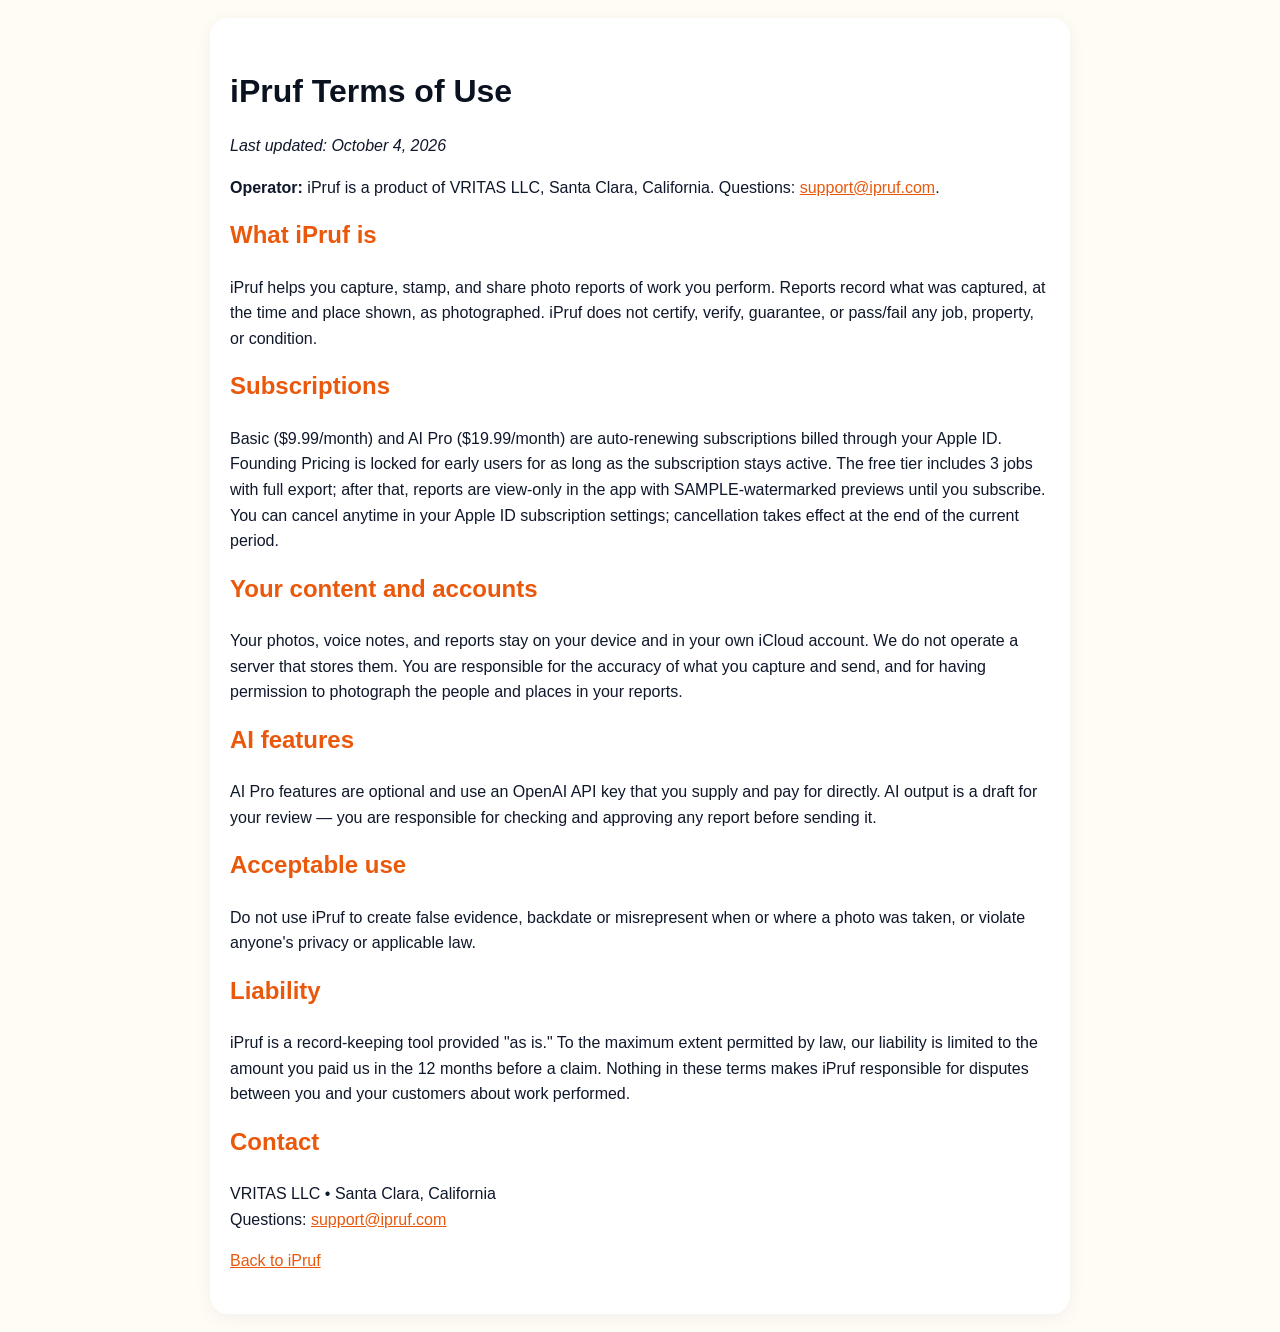
<file: ipruf-terms.html>
<!DOCTYPE html>
<html lang="en">
<head>
<meta charset="UTF-8">
<meta name="viewport" content="width=device-width, initial-scale=1.0">
<title>iPruf — Terms of Use</title>
<link rel="stylesheet" href="style.css">
</head>
<body>
<section>
<h1>iPruf Terms of Use</h1>
<p><em>Last updated: October 4, 2026</em></p>
<p><strong>Operator:</strong> iPruf is a product of VRITAS LLC, Santa Clara, California. Questions: <a href="mailto:support@ipruf.com">support@ipruf.com</a>.</p>
<h2>What iPruf is</h2>
<p>iPruf helps you capture, stamp, and share photo reports of work you perform. Reports record what was captured, at the time and place shown, as photographed. iPruf does not certify, verify, guarantee, or pass/fail any job, property, or condition.</p>
<h2>Subscriptions</h2>
<p>Basic ($9.99/month) and AI Pro ($19.99/month) are auto-renewing subscriptions billed through your Apple ID. Founding Pricing is locked for early users for as long as the subscription stays active. The free tier includes 3 jobs with full export; after that, reports are view-only in the app with SAMPLE-watermarked previews until you subscribe. You can cancel anytime in your Apple ID subscription settings; cancellation takes effect at the end of the current period.</p>
<h2>Your content and accounts</h2>
<p>Your photos, voice notes, and reports stay on your device and in your own iCloud account. We do not operate a server that stores them. You are responsible for the accuracy of what you capture and send, and for having permission to photograph the people and places in your reports.</p>
<h2>AI features</h2>
<p>AI Pro features are optional and use an OpenAI API key that you supply and pay for directly. AI output is a draft for your review — you are responsible for checking and approving any report before sending it.</p>
<h2>Acceptable use</h2>
<p>Do not use iPruf to create false evidence, backdate or misrepresent when or where a photo was taken, or violate anyone's privacy or applicable law.</p>
<h2>Liability</h2>
<p>iPruf is a record-keeping tool provided "as is." To the maximum extent permitted by law, our liability is limited to the amount you paid us in the 12 months before a claim. Nothing in these terms makes iPruf responsible for disputes between you and your customers about work performed.</p>
<h2>Contact</h2>
<p>VRITAS LLC • Santa Clara, California<br>Questions: <a href="mailto:support@ipruf.com">support@ipruf.com</a></p>
<p><a href="index.html">Back to iPruf</a></p>
</section>
</body>
</html>
</file>
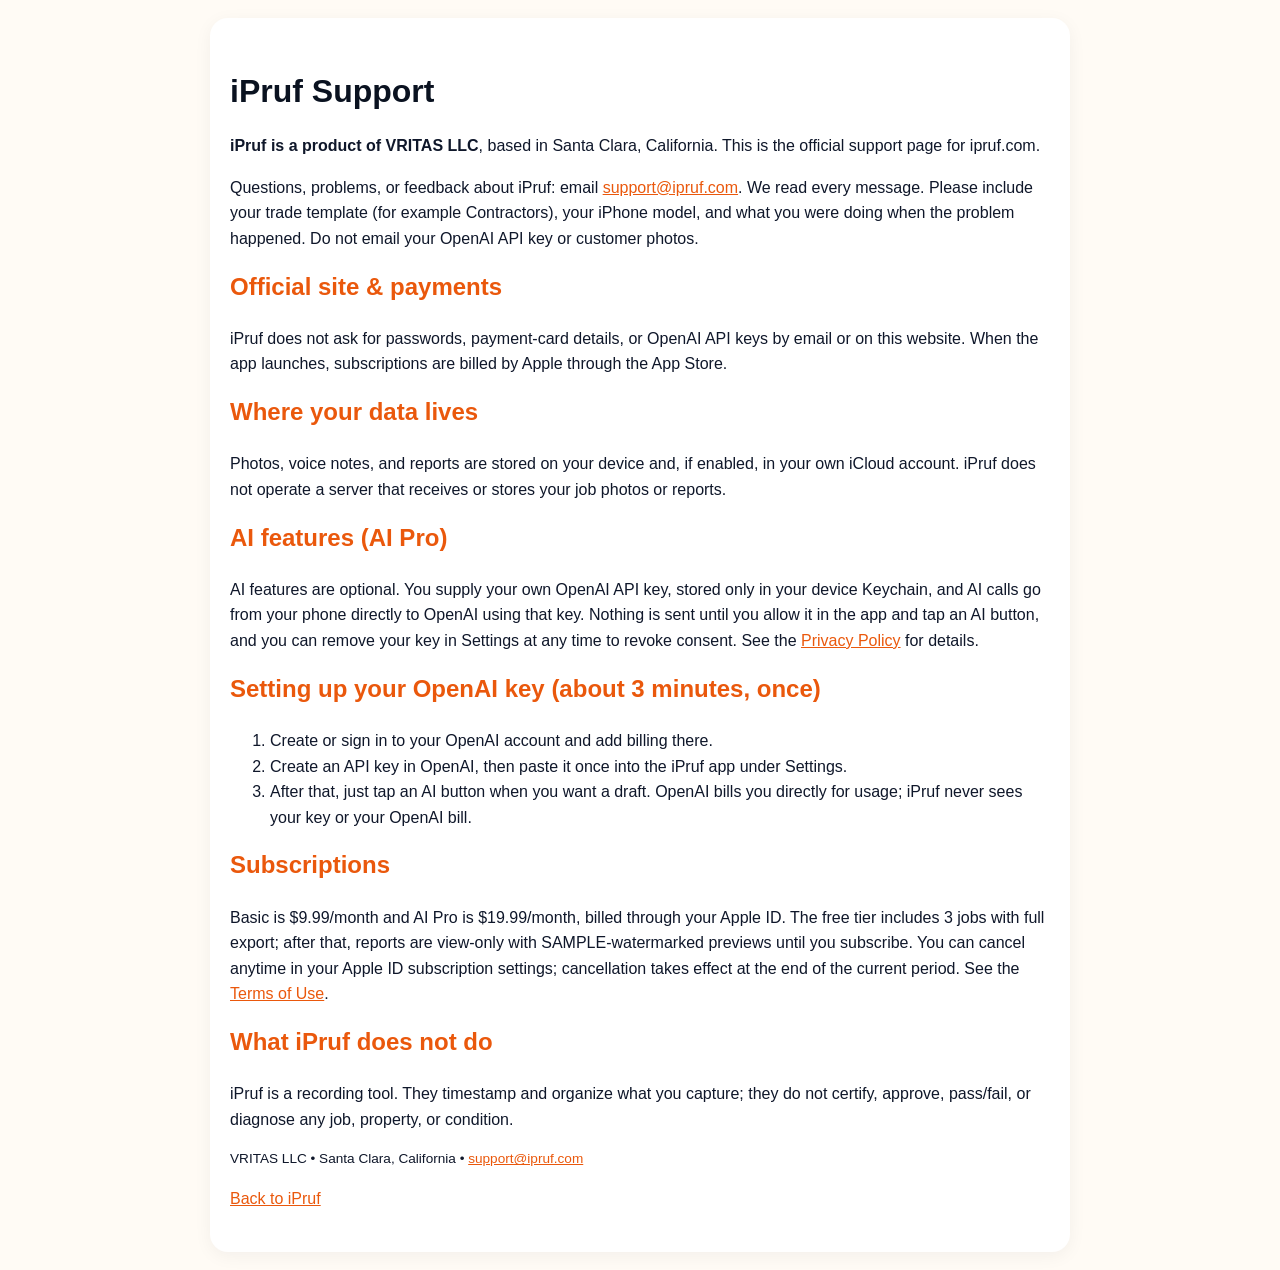
<file: support.html>
<!DOCTYPE html>
<html lang="en">
<head>
<meta charset="UTF-8">
<meta name="viewport" content="width=device-width, initial-scale=1.0">
<title>iPruf — Support</title>
<link rel="stylesheet" href="style.css">
</head>
<body>
<section>
<h1>iPruf Support</h1>
<p><strong>iPruf is a product of VRITAS LLC</strong>, based in Santa Clara, California. This is the official support page for ipruf.com.</p>
<p>Questions, problems, or feedback about iPruf: email <a href="mailto:support@ipruf.com">support@ipruf.com</a>. We read every message. Please include your trade template (for example Contractors), your iPhone model, and what you were doing when the problem happened. Do not email your OpenAI API key or customer photos.</p>

<h2>Official site &amp; payments</h2>
<p>iPruf does not ask for passwords, payment-card details, or OpenAI API keys by email or on this website. When the app launches, subscriptions are billed by Apple through the App Store.</p>

<h2>Where your data lives</h2>
<p>Photos, voice notes, and reports are stored on your device and, if enabled, in your own iCloud account. iPruf does not operate a server that receives or stores your job photos or reports.</p>

<h2>AI features (AI Pro)</h2>
<p>AI features are optional. You supply your own OpenAI API key, stored only in your device Keychain, and AI calls go from your phone directly to OpenAI using that key. Nothing is sent until you allow it in the app and tap an AI button, and you can remove your key in Settings at any time to revoke consent. See the <a href="ipruf-privacy-policy.html">Privacy Policy</a> for details.</p>

<h2 id="openai-key">Setting up your OpenAI key (about 3 minutes, once)</h2>
<ol>
<li>Create or sign in to your OpenAI account and add billing there.</li>
<li>Create an API key in OpenAI, then paste it once into the iPruf app under Settings.</li>
<li>After that, just tap an AI button when you want a draft. OpenAI bills you directly for usage; iPruf never sees your key or your OpenAI bill.</li>
</ol>

<h2>Subscriptions</h2>
<p>Basic is $9.99/month and AI Pro is $19.99/month, billed through your Apple ID. The free tier includes 3 jobs with full export; after that, reports are view-only with SAMPLE-watermarked previews until you subscribe. You can cancel anytime in your Apple ID subscription settings; cancellation takes effect at the end of the current period. See the <a href="ipruf-terms.html">Terms of Use</a>.</p>

<h2>What iPruf does not do</h2>
<p>iPruf is a recording tool. They timestamp and organize what you capture; they do not certify, approve, pass/fail, or diagnose any job, property, or condition.</p>

<p class="small">VRITAS LLC • Santa Clara, California • <a href="mailto:support@ipruf.com">support@ipruf.com</a></p>
<p><a href="index.html">Back to iPruf</a></p>
</section>
</body>
</html>
</file>
<file: style.css>
:root{--ink:#0A1220;--orange:#F97316;--orange-dark:#EA580C;--bg:#FFFBF5;--card:#FFFFFF;--slate:#475569;--mist:#ECFDF5}
*{box-sizing:border-box}
body{margin:0;font-family:-apple-system,BlinkMacSystemFont,"Segoe UI",Roboto,Helvetica,Arial,sans-serif;background:var(--bg);color:#0f172a;line-height:1.6}
header{text-align:center;padding:48px 20px 24px;background:linear-gradient(180deg,#FFFBF5,#FFF7ED)}
.logo{max-width:720px;width:92%;height:auto;border-radius:16px;box-shadow:0 8px 30px rgba(15,23,42,.08)}
h1{font-size:2rem;margin:24px 0 8px;color:var(--ink)}
.sub{color:var(--slate);font-size:1.1rem}
.price{color:var(--orange-dark);font-size:1.05rem}
section{max-width:860px;margin:18px auto;padding:24px 20px;background:var(--card);border-radius:18px;box-shadow:0 4px 18px rgba(15,23,42,.05)}
h2{color:var(--orange-dark);margin-top:0}
.steps li,.apps .app{margin:10px 0}
.apps{display:grid;grid-template-columns:repeat(auto-fit,minmax(220px,1fr));gap:14px}
.app{border-radius:14px;padding:16px;background:var(--mist)}
.app h3{margin:0 0 6px;color:var(--ink)}
.app p{color:var(--slate)}
.contractor{border-top:6px solid #EA580C}.service{border-top:6px solid #2563EB}.roof{border-top:6px solid #925F39}.cleaning{border-top:6px solid #16A34A}.property{border-top:6px solid #9333EA}
.note{color:var(--slate)}
footer{text-align:center;padding:32px 20px 48px;color:var(--slate);background:#FFFBF5}
footer a{color:var(--orange-dark)}
.small{font-size:.85rem}
a{color:var(--orange-dark)}
.topnav{text-align:center;padding:12px 20px;background:#fff}
.topnav a{color:var(--orange-dark);text-decoration:none;font-weight:600}
.hero-video{width:100%;max-width:860px;border-radius:16px;border:2px solid var(--orange);background:#000}
.steps-grid{display:grid;grid-template-columns:repeat(auto-fit,minmax(220px,1fr));gap:12px;margin-top:16px}
.steps-grid img,.gallery img{width:100%;height:auto;border-radius:12px;display:block}
.gallery{display:grid;grid-template-columns:repeat(auto-fit,minmax(260px,1fr));gap:16px}
.gallery a{color:var(--ink);text-decoration:none;background:var(--mist);border-radius:14px;padding:10px}
.gallery span{display:block;text-align:center;padding:10px 4px 4px;color:var(--orange-dark);font-weight:600}

/* Wow enhancements */
.ba-wrap{position:relative;max-width:860px;margin:18px auto;overflow:hidden;border-radius:16px;box-shadow:0 10px 30px rgba(10,18,32,.12)}
.ba-wrap img{display:block;width:100%;height:auto}
.ba-after{position:relative}
.ba-before{position:absolute;inset:0 auto auto 0;height:100%;overflow:hidden;border-right:3px solid #F97316}
.ba-before img{width:860px;max-width:none;height:100%;object-fit:cover}
.ba-wrap input[type=range]{position:absolute;left:4%;right:4%;bottom:14px;width:92%}
.ba-tag{position:absolute;top:12px;background:rgba(10,18,32,.82);color:#fff;padding:5px 10px;border-radius:999px;font-size:.82rem}
.before-tag{left:12px}.after-tag{right:12px;background:#F97316}
.lang-switch{display:flex;gap:8px;justify-content:center;flex-wrap:wrap;margin:14px 0}
.lang-btn,.finder-btn{border:1px solid #CBD5E1;background:#fff;border-radius:999px;padding:9px 16px;cursor:pointer;font-weight:600}
.lang-btn.active{background:#0A1220;color:#fff;border-color:#0A1220}
.report-card{max-width:760px;margin:0 auto;background:#fff;border:1px solid #E2E8F0;border-left:5px solid #F97316;border-radius:12px;padding:18px 20px;text-align:left;box-shadow:0 6px 20px rgba(10,18,32,.06)}
.report-label{font-weight:700;color:#0A1220;margin-top:0}
.finder-grid{display:flex;flex-wrap:wrap;gap:8px;justify-content:center;max-width:860px;margin:16px auto}
.finder-result{font-size:1.05rem}
.calc-grid{display:grid;grid-template-columns:repeat(3,1fr);gap:12px;max-width:860px;margin:16px auto}
.calc-card{background:#fff;border:1px solid #E2E8F0;border-radius:14px;padding:16px}
.calc-card.save{border-color:#F97316;background:#FFF7ED}
.calc-num{font-size:1.45rem;font-weight:800;color:#0A1220}
#pricing-calc input[type=range]{width:min(520px,90%)}
@media(max-width:700px){.calc-grid{grid-template-columns:1fr}.ba-before img{width:100vw}}

/* App grid symmetry: equal-height cards in a clean 3x3 layout */
.apps{grid-auto-rows:1fr;align-items:stretch}
.apps .app{margin:0;height:100%;display:flex;flex-direction:column}
@media(min-width:901px){.apps{grid-template-columns:repeat(3,1fr)}}
@media(max-width:900px) and (min-width:561px){.apps{grid-template-columns:repeat(2,1fr)}}
@media(max-width:560px){.apps{grid-template-columns:1fr}}

/* Missing card accents for Tier-1 apps */
.site{border-top:6px solid #334155}.delivery{border-top:6px solid #DC2626}.serve{border-top:6px solid #92400E}.punch{border-top:6px solid #0F766E}

/* FAQ */
.faq details{background:#fff;border:1px solid #E2E8F0;border-radius:12px;padding:12px 16px;margin:10px 0}
.faq summary{cursor:pointer;font-weight:700;color:var(--ink)}
.faq details p{margin:8px 0 2px;color:#334155}

/* Early-access CTA */
.cta-btn{display:inline-block;background:var(--orange);color:#fff;font-weight:700;padding:12px 30px;border-radius:999px;text-decoration:none;font-size:1.05rem;box-shadow:0 6px 18px rgba(249,115,22,.35)}
.cta-btn:hover{background:var(--orange-dark)}

/* Workflow videos */
.vid-grid{display:grid;grid-template-columns:repeat(auto-fit,minmax(240px,1fr));gap:16px;margin-top:16px}
.vid-card{background:var(--mist);border-radius:14px;padding:12px}
.vid-card h3{margin:12px 4px 4px;color:var(--ink);font-size:1.05rem}
.vid-card p{margin:4px;color:var(--slate)}
.vid-card video{border:2px solid var(--orange)}
@media(min-width:901px){.vid-grid{grid-template-columns:repeat(3,1fr)}}
</file>
